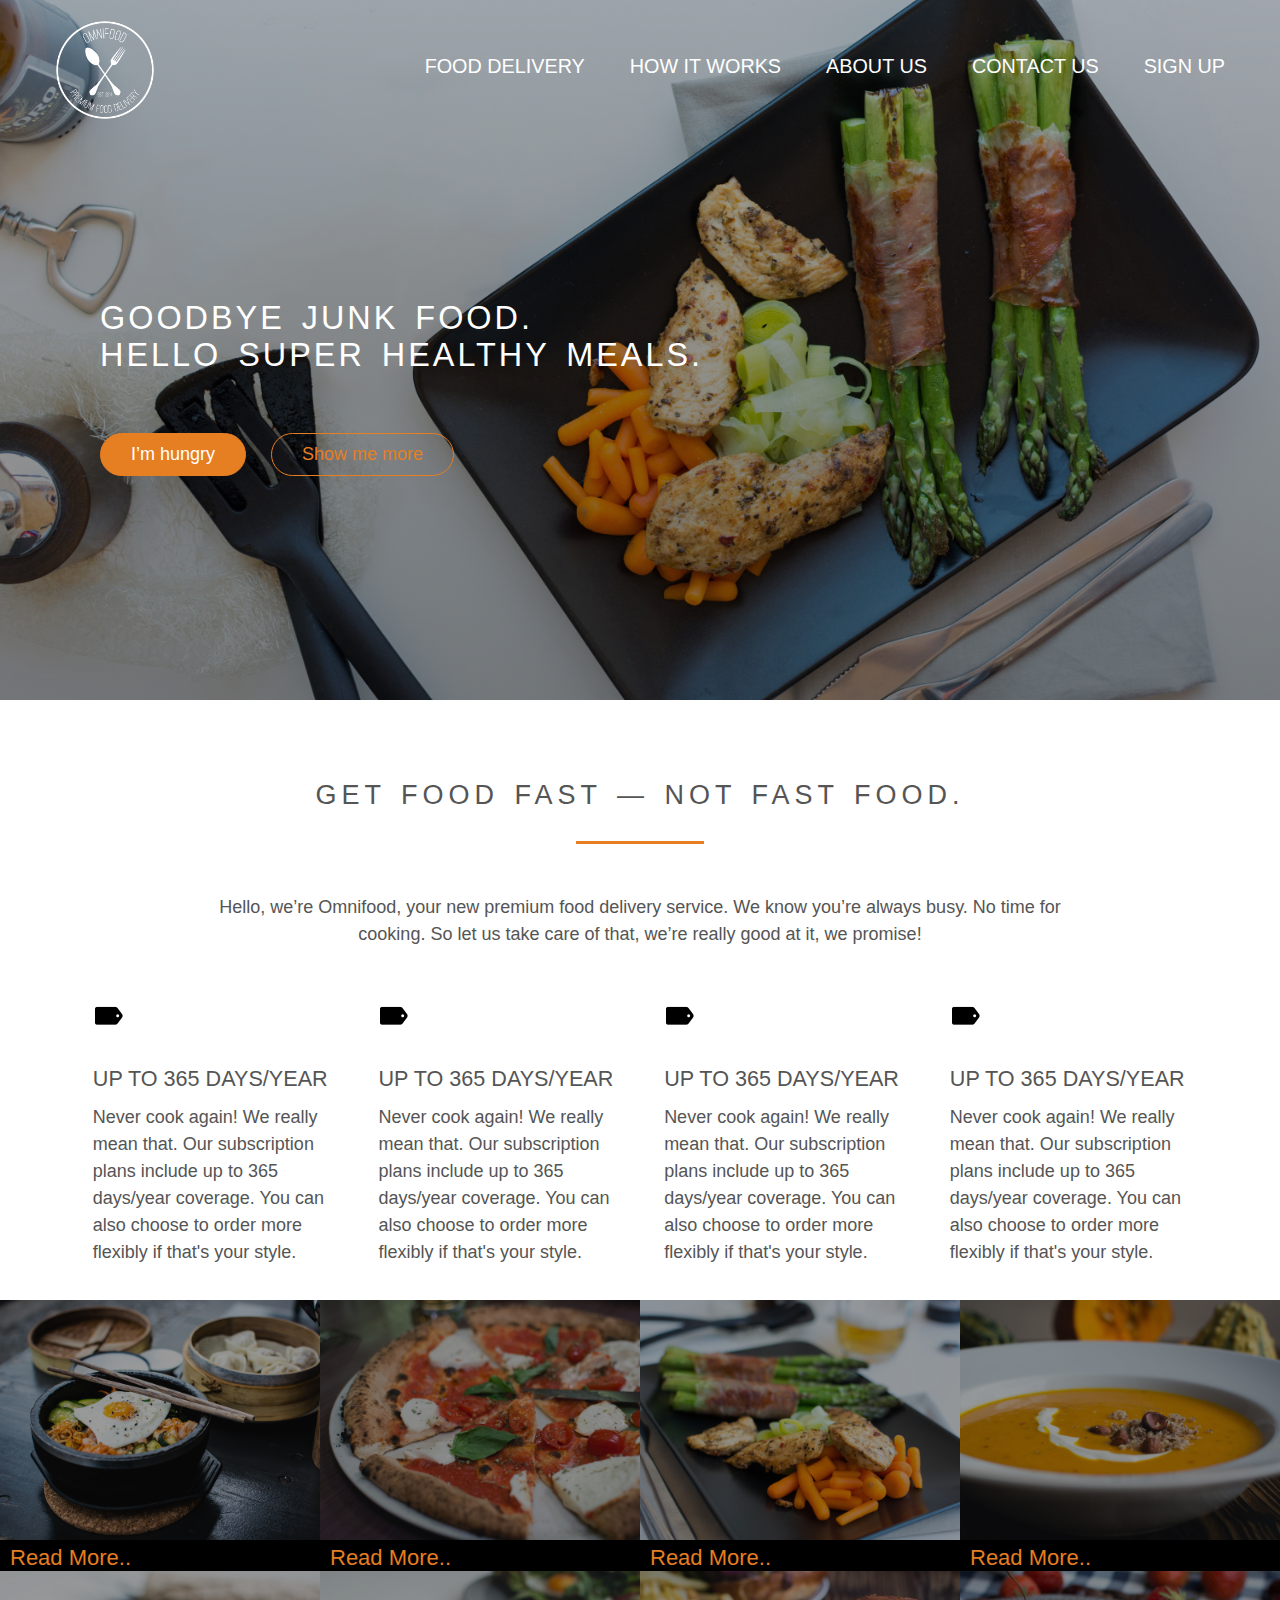
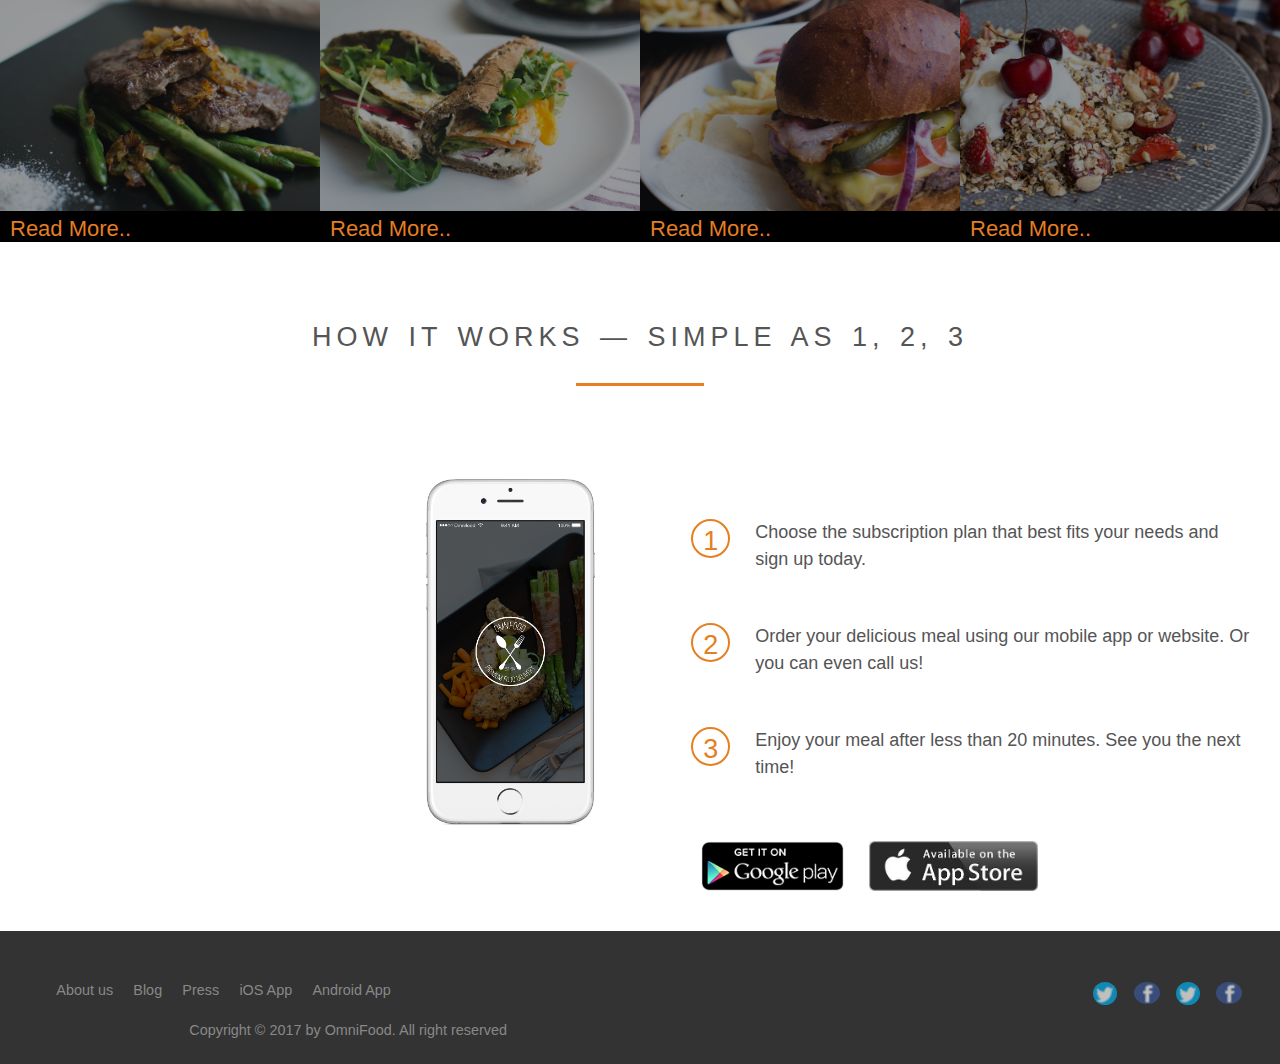
<file: index.html>
<!DOCTYPE html>
<html lang="en">

<head>
    <meta charset="UTF-8">

    <link rel="stylesheet" href="css/style.css">
    <link rel="stylesheet" href="https://fonts.googleapis.com/css?family=Source+Sans+Pro:200">

    <title>Document</title>
</head>

<body>

    <!-- Start Of Header Section -->
    <div id="headersec">
     
        <nav class="row">
            <img src="images/logo-white.png" alt="omnifood Logo" class="logo">
            <ul class="main-nav">
                <li><a href="#">Food delivery</a></li>
                <li><a href="showMeMore.html">How it works</a></li>
                <li><a href="about.html">About Us</a></li>

                <li><a href="mailto:admin@gmail.com&subject=message from&body=Leave your message..!">Contact Us</a></li>

                <li><a href="register.html">Sign up</a></li>
            </ul>
        </nav>
        
           <div class="hero-text-box">
            <h1>Goodbye junk food.<br>Hello super healthy meals.</h1>
            <a href="#" class="btn btn-full">I’m hungry</a>
            <a href="showMeMore.html" class="btn btn-ghost">Show me more</a>
        </div>

    </div>
    <!-- End Of Header Section -->



    <!-- Start Of section-features -->
    <div class="section-features">
        <div class="row">
            <h2>Get food fast &mdash; not fast food.</h2>
            <p class="long-copy">
                Hello, we’re Omnifood, your new premium food delivery service. We know you’re always busy. No time for cooking. So let us take care of that, we’re really good at it, we promise!
            </p>
        </div>

        <div class="row container">
            <div class="box box-1-of-4">
                <i><img src="images/icons-img/icons2.png" alt="icon-2"></i>
                <h3>Up to 365 days/year</h3>
                <p>Never cook again! We really mean that. Our subscription plans include up to 365 days/year coverage. You can also choose to order more flexibly if that's your style.</p>
            </div>

            <div class="box box-1-of-4">
                <i><img src="images/icons-img/icons2.png" alt="icon-2"></i>
                <h3>Up to 365 days/year</h3>
                <p>Never cook again! We really mean that. Our subscription plans include up to 365 days/year coverage. You can also choose to order more flexibly if that's your style.</p>
            </div>

            <div class="box box-1-of-4">
                <i><img src="images/icons-img/icons2.png" alt="icon-2"></i>
                <h3>Up to 365 days/year</h3>
                <p>Never cook again! We really mean that. Our subscription plans include up to 365 days/year coverage. You can also choose to order more flexibly if that's your style.</p>
            </div>

            <div class="box box-1-of-4">
                <i><img src="images/icons-img/icons2.png" alt="icon-2"></i>
                <h3>Up to 365 days/year</h3>
                <p>Never cook again! We really mean that. Our subscription plans include up to 365 days/year coverage. You can also choose to order more flexibly if that's your style.</p>
            </div>
        </div>
    </div>
    <!-- End Of section-features -->

    <!-- Start Of section-meals -->
<!--    <a name="meals" />-->

    <div id="meals">
        <ul class="meal-showcase clearfix">

            <li class="meal-photo">
                <img src="images/1.jpg" alt="Korean bibimbap with egg and vegetables">
                <a href="mealDetails.html">Read More..</a>
            </li>
            <li class="meal-photo">
                <img src="images/2.jpg" alt="Simple italian pizza with cherry tomatoes">
                <a href="mealDetails.html">Read More..</a>
            </li>
            <li class="meal-photo">
                <img src="images/3.jpg" alt="Chicken breast steak with vegetables">
                <a href="mealDetails.html">Read More..</a>
            </li>
            <li class="meal-photo">
                <img src="images/4.jpg" alt="Autumn pumpkin soup">
                <a href="mealDetails.html">Read More..</a>
            </li>


            <li class="meal-photo">
                <img src="images/5.jpg" alt="Paleo beef steak with vegetables">
                <a href="mealDetails.html">Read More..</a>
            </li>
            <li class="meal-photo">
                <img src="images/6.jpg" alt="Healthy baguette with egg and vegetables">
                <a href="mealDetails.html">Read More..</a>
            </li>
            <li class="meal-photo">
                <img src="images/7.jpg" alt="Burger with cheddar and bacon">
                <a href="mealDetails.html">Read More..</a>
            </li>
            <li class="meal-photo">
                <img src="images/8.jpg" alt="Granola with cherries and strawberries">
                <a href="mealDetails.html">Read More..</a>
            </li>
        </ul>
    </div>
    <!-- End Of section-meals -->



    <!-- Start Of section-steps -->
    <div class="section-steps">
        <h2>How it works &mdash; Simple as 1, 2, 3</h2>

        <div class="row">
            <div class="box box-1-of-2 step-box">
                <img src="images/app-iPhone.png" alt="OmniFood app on iphone" class="app-screen">
            </div>

            <div class="box box-1-of-2 step-box margin-bottom-80">
                <div class="clearfix work-steps">
                    <div>1</div>
                    <p>Choose the subscription plan that best fits your needs and sign up today.</p>
                </div>

                <div class="clearfix work-steps">
                    <div>2</div>
                    <p>Order your delicious meal using our mobile app or website. Or you can even call us!</p>
                </div>

                <div class="clearfix work-steps">
                    <div>3</div>
                    <p>Enjoy your meal after less than 20 minutes. See you the next time!</p>
                </div>

                <div class="btn-app">
                    <a href="#"><img src="images/download-app-android.png" alt="Play Store btn"></a>
                    <a href="#"><img src="images/download-app.jpeg" alt="App Store btn"></a>
                </div>

            </div>

        </div>
    </div>
    <!-- End Of section-steps -->



    <!-- Start Of Footer -->
    <div id="footersec" class="row">
        <div class="box box-1-of-2 footer-nav">
            <ul>
                <li><a href="about.html">About us</a></li>
                <li><a href="#">Blog</a></li>
                <li><a href="#">Press</a></li>
                <li><a href="#">iOS App</a></li>
                <li><a href="#">Android App</a></li>
            </ul>
        </div>

        <div class="box box-1-of-2 social-nav">
            <ul>

                <li><a href="#"><i><img class="round-icon" src="images/icons-img/facebook.PNG" alt="facebook"></i></a></li>
                <li><a href="#"><i><img class="round-icon" src="images/icons-img/twitter.PNG" alt="twitter"></i></a></li>
                <li><a href="#"><i><img class="round-icon" src="images/icons-img/facebook.PNG" alt="facebook"></i></a></li>
                <li><a href="#"><i><img class="round-icon" src="images/icons-img/twitter.PNG" alt="twitter"></i></a></li>
            </ul>
        </div>

        <p>Copyright &copy; 2017 by OmniFood. All right reserved</p>
    </div>
    <!-- End Of Footer -->

</body>

</html>
</file>
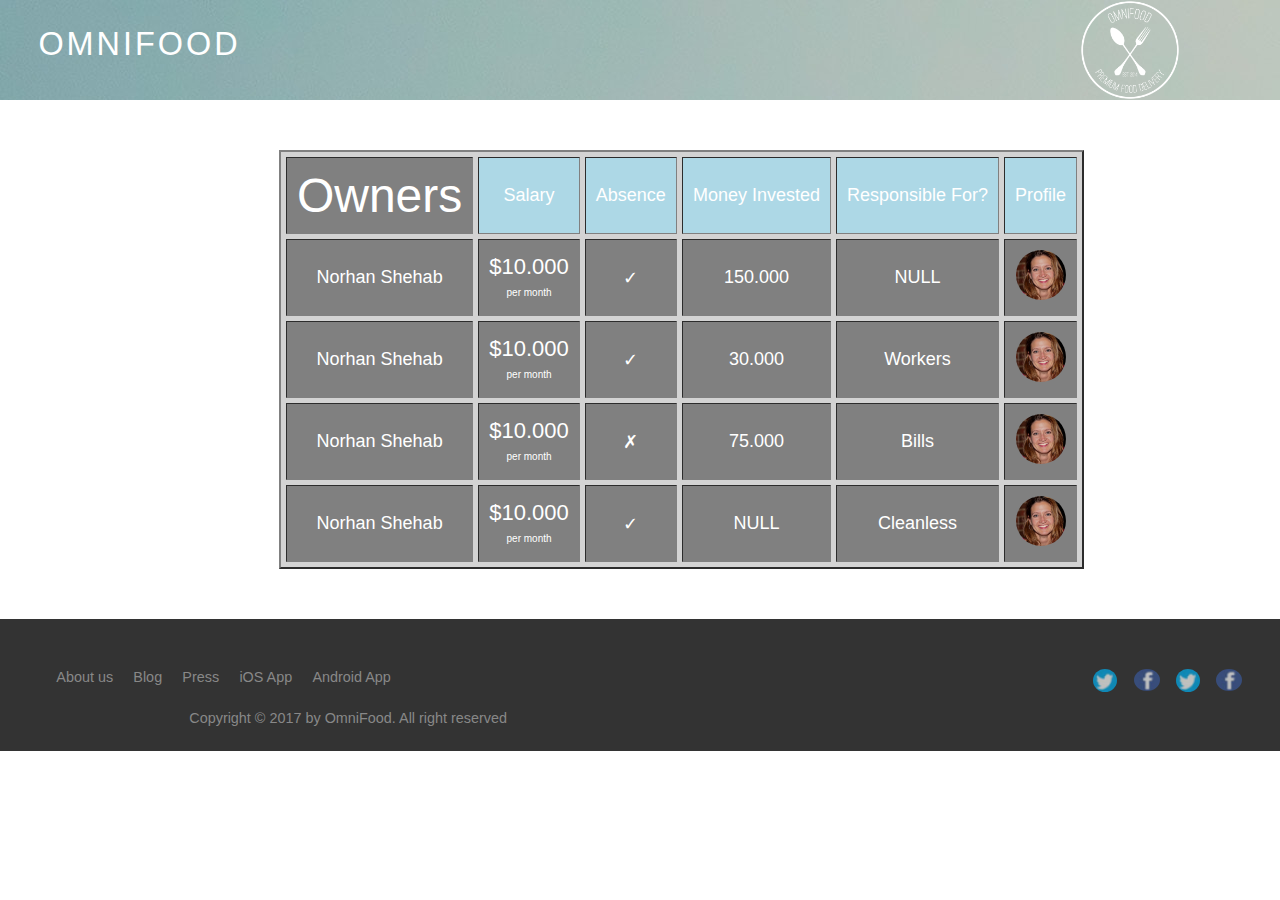
<file: about.html>
<!DOCTYPE html>
<html lang="en">
<head>
    <meta charset="UTF-8">
    <title>More Details</title>
    <link rel="stylesheet" href="css/style.css">
    <link rel="stylesheet" href="css/mealDetailsStyle.css">
    <link rel="stylesheet" href="css/aboutStyle.css">
</head>
<body>
   
   <div class="mealHeader">
        <img src="images/logo-white.png" alt="" class="pop"/>
        <a href="index.html"><h1>OmniFood</h1></a>
    </div>
    
    

       <table class="infoTable" bgcolor="lightgray" cellspacing="5" cellpading="20" border="2">
			

			<tr align="center" bgcolor="gray">

				<th rowspan="1"><font size="7" >Owners</font></th>
				
				<th color="white" bgcolor="lightblue">Salary</th>
				<th bgcolor="lightblue">Absence</th>
				<th bgcolor="lightblue">Money Invested</th>
				<th bgcolor="lightblue">Responsible For?</th>
				<th bgcolor="lightblue">Profile</th>



			</tr>

<!--
			<tr align="center" bgcolor="#000">
				<td><font color="lightblue" size="6">$10</font><br><font size="1" color="white">per month</font></td>
				
				<td><font color="lightblue" size="6">$10</font><br><font size="1" color="white">per month</font></td>
				
				<td><font color="lightblue" size="6">$10</font><br><font size="1" color="white">per month</font></td>
				
				<td><font color="lightblue" size="6">$10</font><br><font size="1" color="white">per month</font></td>
				
			</tr>
-->

			<tr align="center" bgcolor="gray">
				<th><font color="#fff">Norhan Shehab</font></th>
                        <td>
                            <p class="salary">$10.000</p>
                            <font size="1" color="white">per month</font>
                        </td>               		 	
                        <td><font color="#fff">&check;</font></td>
                		<td><font color="#fff">150.000</font></td>
                		<td><font color="#fff">NULL</font></td>
                		<td><img class="profile" src="images/customer-2.jpg" alt=""></td>
			</tr>



			<tr align="center" bgcolor="gray">
				<th><font color="#fff">Norhan Shehab</font></th>
                		<td>
                            <p class="salary">$10.000</p>
                            <font size="1" color="white">per month</font>
                        </td>
               		 	<td><font color="#fff">&check;</font></td>
                		<td><font color="#fff">30.000</font></td>
                		<td><font color="#fff">Workers</font></td>
                        <td><img class="profile" src="images/customer-2.jpg" alt=""></td>

			</tr>

			<tr align="center" bgcolor="gray">
				<th><font color="#fff">Norhan Shehab</font></th>
                		<td>
                            <p class="salary">$10.000</p>
                            <font size="1" color="white">per month</font>
                        </td>
               		 	<td><font color="#fff">&cross;</font></td>
                		<td><font color="#fff">75.000</font></td>
                		<td><font color="#fff">Bills</font></td>
                		<td><img class="profile" src="images/customer-2.jpg" alt=""></td>
			</tr>



			<tr align="center" bgcolor="gray">
				<th><font color="#fff">Norhan Shehab</font></th>
                        <td>
                            <p class="salary">$10.000</p>
                            <font size="1" color="white">per month</font>
                        </td>                		
                        <td>&check;</td>
                		<td>NULL</td>
                		<td>Cleanless</td>
                		<td><img class="profile" src="images/customer-2.jpg" alt=""></td>
			</tr>

 
          


		</table>

    

   
   
      
    <!-- Start Of Footer -->
    <div id="footersec" class="row">
        <div class="box box-1-of-2 footer-nav">
            <ul>
                <li><a href="about.html">About us</a></li>
                <li><a href="#">Blog</a></li>
                <li><a href="#">Press</a></li>
                <li><a href="#">iOS App</a></li>
                <li><a href="#">Android App</a></li>
            </ul>
        </div>
        
        <div class="box box-1-of-2 social-nav">
            <ul>
                
                <li><a href="#"><i><img class="round-icon" src="images/icons-img/facebook.PNG" alt="facebook"></i></a></li>
                <li><a href="#"><i><img class="round-icon" src="images/icons-img/twitter.PNG" alt="twitter"></i></a></li>
                <li><a href="#"><i><img class="round-icon" src="images/icons-img/facebook.PNG" alt="facebook"></i></a></li>
                <li><a href="#"><i><img class="round-icon" src="images/icons-img/twitter.PNG" alt="twitter"></i></a></li>
            </ul>
        </div>
        
        <p>Copyright &copy; 2017 by OmniFood. All right reserved</p>
    </div>
    <!-- End Of Footer -->

    
</body>
</html>
</file>
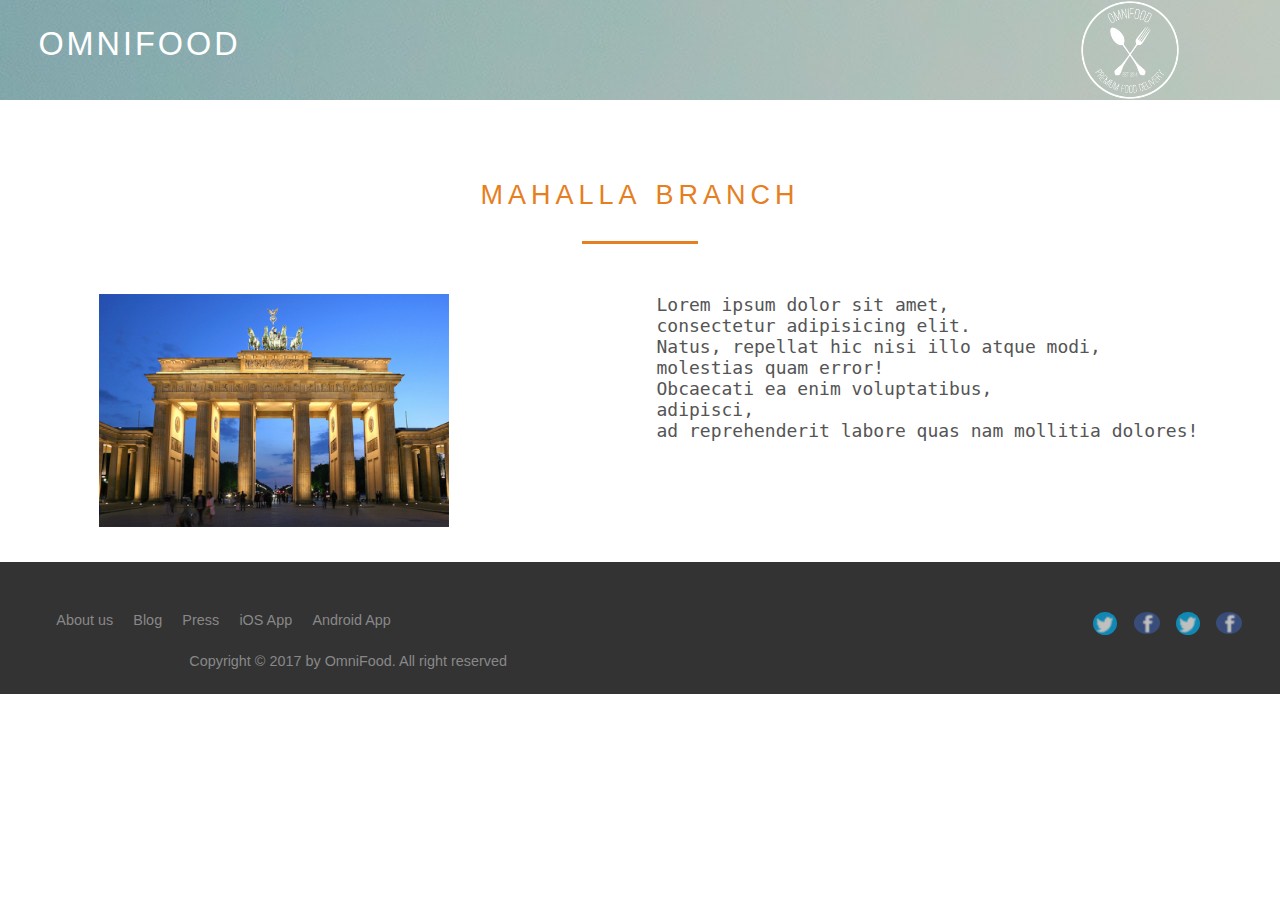
<file: mahallaBranch.html>
<!DOCTYPE html>
<html lang="en">
<head>
    <meta charset="UTF-8">
    <title>More Details</title>
    <link rel="stylesheet" href="css/style.css">
    <link rel="stylesheet" href="css/mealDetailsStyle.css">
</head>
<body>
   
   <div class="mealHeader">
        <img src="images/logo-white.png" alt="" class="pop"/>
        <a href="index.html"><h1>OmniFood</h1></a>
    </div>
    
    
    <div class="container">

       
        <div class="place">
            <h2><a href="mealDetails.html#map">Mahalla Branch</a></h2>
            <img src="images/berlin.jpg" alt="">
            <p>
               <pre>
                Lorem ipsum dolor sit amet,
                consectetur adipisicing elit.
                Natus, repellat hic nisi illo atque modi,
                molestias quam error!
                Obcaecati ea enim voluptatibus,
                adipisci,
                ad reprehenderit labore quas nam mollitia dolores!
                </pre>
            </p>
        </div>


    </div>
    

   
   
      
    <!-- Start Of Footer -->
    <div id="footersec" class="row">
        <div class="box box-1-of-2 footer-nav">
            <ul>
                <li><a href="about.html">About us</a></li>
                <li><a href="#">Blog</a></li>
                <li><a href="#">Press</a></li>
                <li><a href="#">iOS App</a></li>
                <li><a href="#">Android App</a></li>
            </ul>
        </div>
        
        <div class="box box-1-of-2 social-nav">
            <ul>
                
                <li><a href="#"><i><img class="round-icon" src="images/icons-img/facebook.PNG" alt="facebook"></i></a></li>
                <li><a href="#"><i><img class="round-icon" src="images/icons-img/twitter.PNG" alt="twitter"></i></a></li>
                <li><a href="#"><i><img class="round-icon" src="images/icons-img/facebook.PNG" alt="facebook"></i></a></li>
                <li><a href="#"><i><img class="round-icon" src="images/icons-img/twitter.PNG" alt="twitter"></i></a></li>
            </ul>
        </div>
        
        <p>Copyright &copy; 2017 by OmniFood. All right reserved</p>
    </div>
    <!-- End Of Footer -->

    
</body>
</html>
</file>
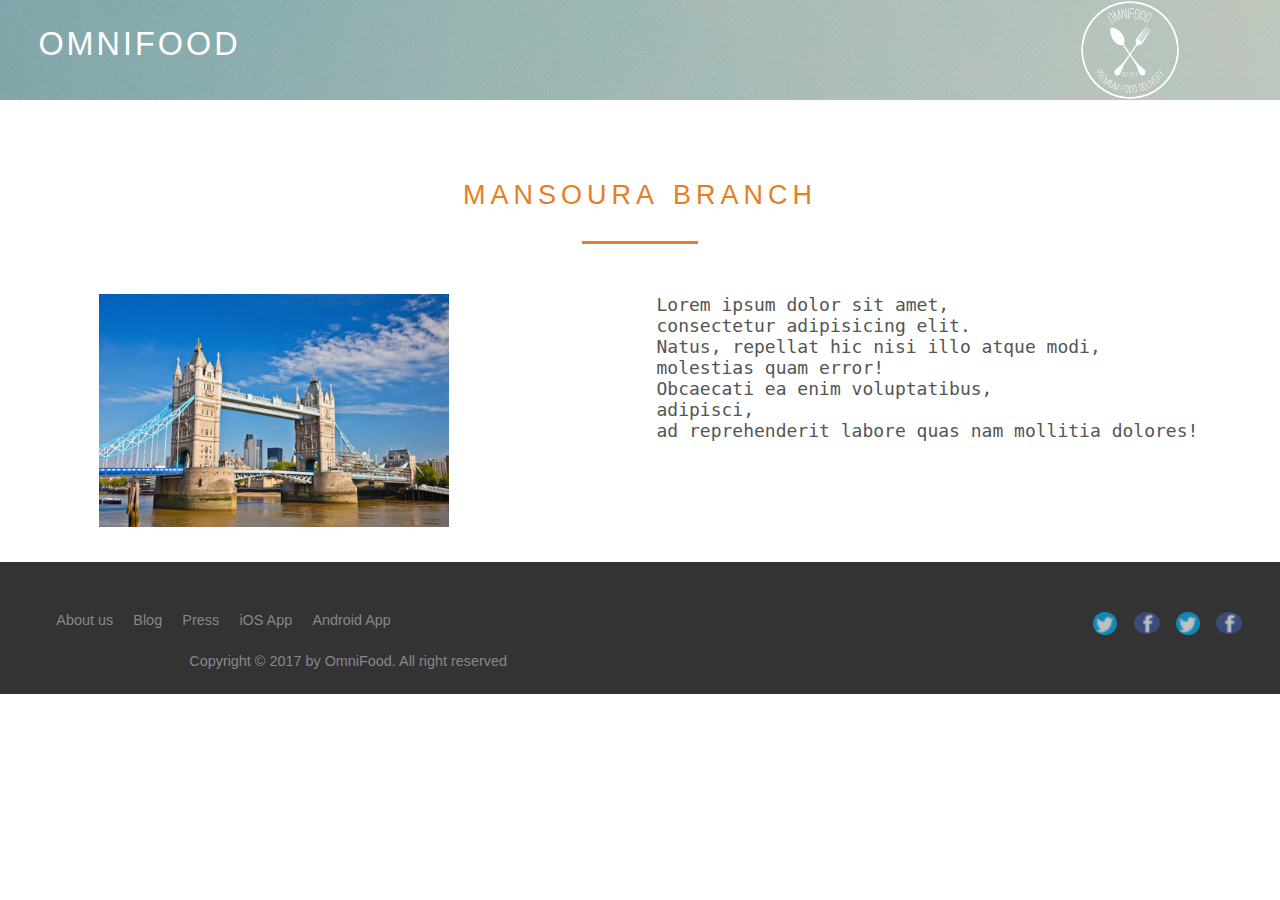
<file: mansBranch.html>
<!DOCTYPE html>
<html lang="en">
<head>
    <meta charset="UTF-8">
    <title>More Details</title>
    <link rel="stylesheet" href="css/style.css">
    <link rel="stylesheet" href="css/mealDetailsStyle.css">
</head>
<body>
   
   <div class="mealHeader">
        <img src="images/logo-white.png" alt="" class="pop"/>
        <a href="index.html"><h1>OmniFood</h1></a>
    </div>
    
    
    <div class="container">

       
        <div class="place">
            <h2><a href="mealDetails.html#map">Mansoura Branch</a></h2>
            <img src="images/london.jpg" alt="">
            <p>
               <pre>
                Lorem ipsum dolor sit amet,
                consectetur adipisicing elit.
                Natus, repellat hic nisi illo atque modi,
                molestias quam error!
                Obcaecati ea enim voluptatibus,
                adipisci,
                ad reprehenderit labore quas nam mollitia dolores!
                </pre>
            </p>
        </div>


    </div>
    

   
   
      
    <!-- Start Of Footer -->
    <div id="footersec" class="row">
        <div class="box box-1-of-2 footer-nav">
            <ul>
                <li><a href="about.html">About us</a></li>
                <li><a href="#">Blog</a></li>
                <li><a href="#">Press</a></li>
                <li><a href="#">iOS App</a></li>
                <li><a href="#">Android App</a></li>
            </ul>
        </div>
        
        <div class="box box-1-of-2 social-nav">
            <ul>
                
                <li><a href="#"><i><img class="round-icon" src="images/icons-img/facebook.PNG" alt="facebook"></i></a></li>
                <li><a href="#"><i><img class="round-icon" src="images/icons-img/twitter.PNG" alt="twitter"></i></a></li>
                <li><a href="#"><i><img class="round-icon" src="images/icons-img/facebook.PNG" alt="facebook"></i></a></li>
                <li><a href="#"><i><img class="round-icon" src="images/icons-img/twitter.PNG" alt="twitter"></i></a></li>
            </ul>
        </div>
        
        <p>Copyright &copy; 2017 by OmniFood. All right reserved</p>
    </div>
    <!-- End Of Footer -->

    
</body>
</html>
</file>
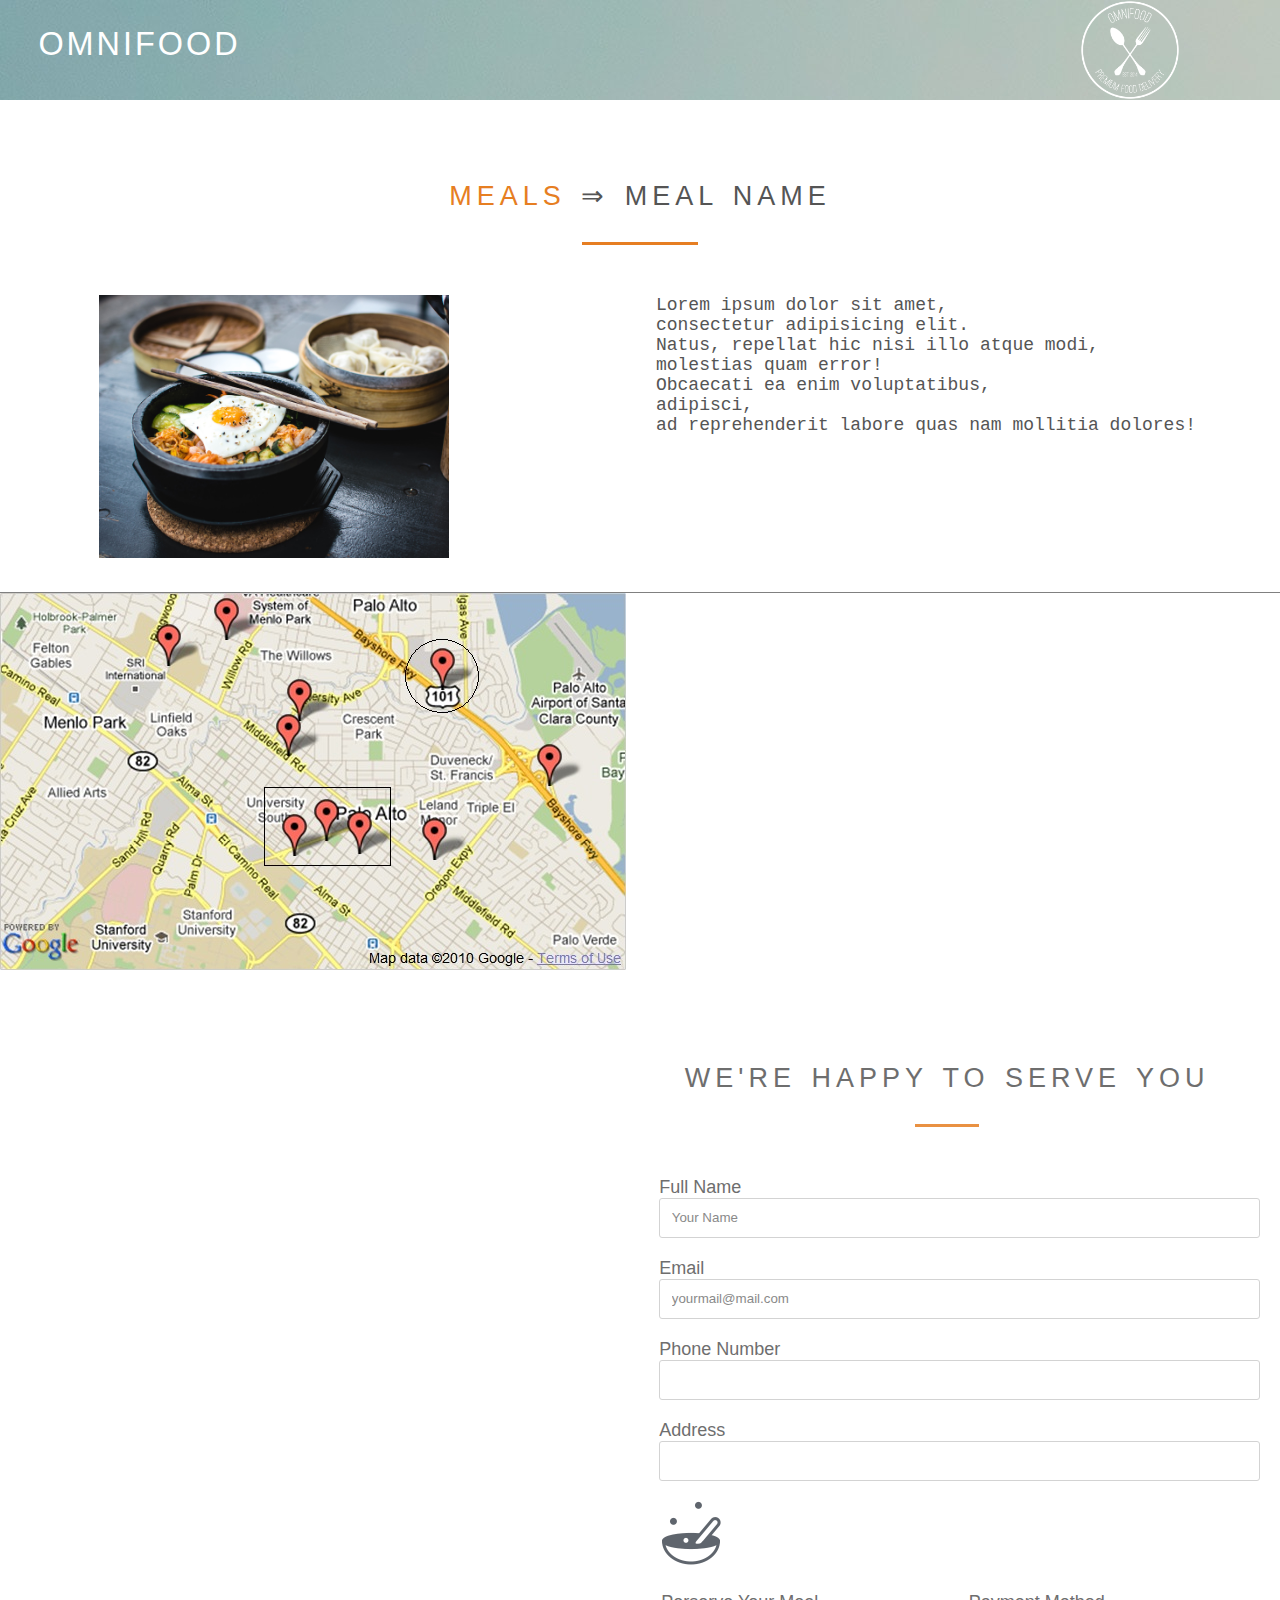
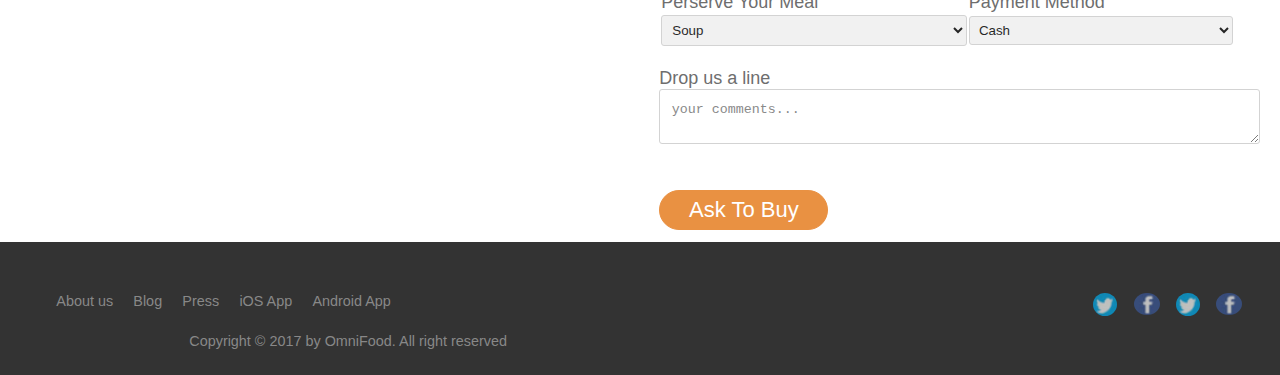
<file: mealDetails.html>
<!DOCTYPE html>
<html lang="en">
<head>
    <meta charset="UTF-8">
    <title>More Details</title>
    <link rel="stylesheet" href="css/style.css">
    <link rel="stylesheet" href="css/mealDetailsStyle.css">
</head>
<body>
   
   <div class="mealHeader">
        <img src="images/logo-white.png" alt="" class="pop"/>
        <a href="index.html"><h1>OmniFood</h1></a>
    </div>
    
    
    <div class="container">

       
        <div class="place">
            <h2><a href="index.html#meals">Meals</a> &rArr; Meal Name</h2>
            <img src="images/1.jpg" alt="">
            <p>
               <pre>
                Lorem ipsum dolor sit amet,
                consectetur adipisicing elit.
                Natus, repellat hic nisi illo atque modi,
                molestias quam error!
                Obcaecati ea enim voluptatibus,
                adipisci,
                ad reprehenderit labore quas nam mollitia dolores!
                </pre>
            </p>
        </div>


    </div>
    

    <!-- Start Of section-Form -->
    <div class="row section-form">
               
               
<!--        <a name="map"/>-->
        
        <img class="map-pic" src="images/map.jpg" usemap="#mymap" alt="map">
		<map name="mymap">
			<area shape="circle" coords="442, 82, 10"  href="mahallaBranch.html" target="_self" alt="Mahalla Branch" title="Mahalla Branch">

			<area shape="rect" coords="270,200 , 375,260" href="mansBranch.html" target="_self" alt="Mansura Branches" title="Mansura Branches">
		</map>
        
        
        

        <div class="box box-1-of-2 right-section">
            <h2>We're happy to Serve you</h2>

            <form method="GET" action="mailto:admin@gmail.com&subject=buy request from +username" class="row contact-form">
                <div class="row">
                    <div>Full Name</div>
                    <input type="text" name="username" placeholder="Your Name" required>
                </div>

                <div class="row">
                    <div>Email</div>
                    <input type="email" name="email" placeholder="yourmail@mail.com" required>
                </div>
                   
                   
                <div class="row">
                    <div>Phone Number</div>
                    <input type="text" name="phoneNum" required>
                </div>

            
                <div class="row">
                    <div>Address</div>
                    <input type="text" name="address" required>
                </div>
            
				
				<tr>
					<td colspan="2"><img class="margin-bottom-20" src="images/icons-img/icons3.png"></td>
				</tr>


				<tr>
					<td>

						<table width="100%">
							<tr>
				
								<td>Perserve Your Meal</td>
								
								<td>Payment Method</td>
							</tr>


							<tr>
								<td>
									<select name="Meal">
										<option value="Soup"/>Soup
										<option value="Burger"/>Burger
										<option value="Ma7shy"/>Ma7shy
									</select>
								</td>
				
								<td>
									
									<select name="paymentWay">
										<option value="cash"/>Cash
										<option value="online"/>Online
										<option value="credit"/>Credit
									</select>
								
								</td>
								
							</tr>

						</table>
					</td>	
					
				</tr>
               
               
               <div class="row">
                    <div>Drop us a line</div>
                    <textarea name="comment" placeholder="your comments..."></textarea>
                </div>
                
                <div class="row">
                    <div>&nbsp;</div>
                    <input type="submit" value="Ask To Buy">
<!--
                    
                    <a href="mailto:admin@gmail.com&subject=buy request from&body=address, mail, tel. number, comments">Ask To Buy</a>
-->

                </div>
            </form>

        </div>

    </div>
    <!-- End Of section-Form -->

   
   
   
   
      
    <!-- Start Of Footer -->
    <div id="footersec" class="row">
        <div class="box box-1-of-2 footer-nav">
            <ul>
                <li><a href="about.html">About us</a></li>
                <li><a href="#">Blog</a></li>
                <li><a href="#">Press</a></li>
                <li><a href="#">iOS App</a></li>
                <li><a href="#">Android App</a></li>
            </ul>
        </div>
        
        <div class="box box-1-of-2 social-nav">
            <ul>
                
                <li><a href="#"><i><img class="round-icon" src="images/icons-img/facebook.PNG" alt="facebook"></i></a></li>
                <li><a href="#"><i><img class="round-icon" src="images/icons-img/twitter.PNG" alt="twitter"></i></a></li>
                <li><a href="#"><i><img class="round-icon" src="images/icons-img/facebook.PNG" alt="facebook"></i></a></li>
                <li><a href="#"><i><img class="round-icon" src="images/icons-img/twitter.PNG" alt="twitter"></i></a></li>
            </ul>
        </div>
        
        <p>Copyright &copy; 2017 by OmniFood. All right reserved</p>
    </div>
    <!-- End Of Footer -->

    
</body>
</html>
</file>
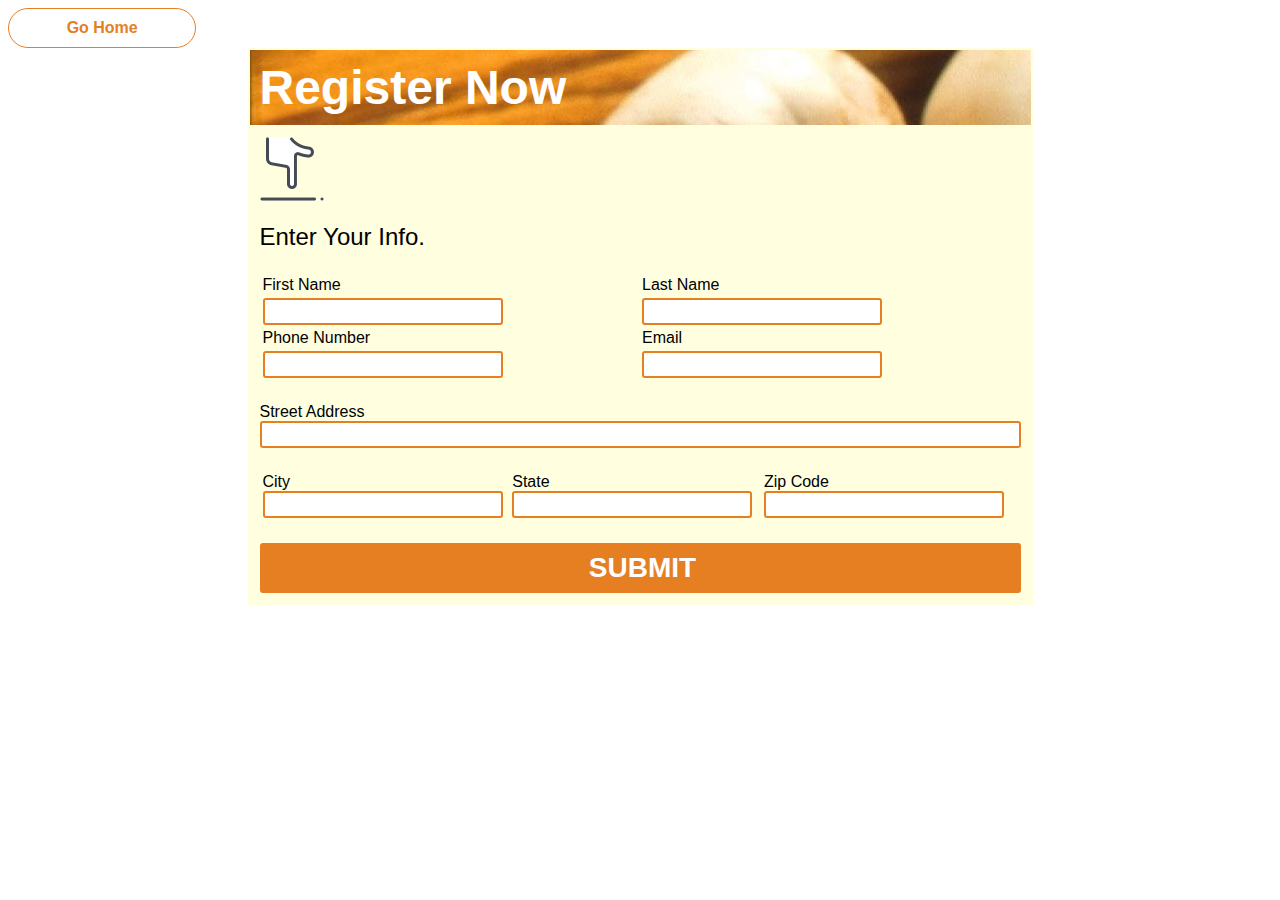
<file: register.html>
<html>
	<head>
		<title>Register Form</title>
		
		<link rel="stylesheet" href="css/registerStyle.css">
	</head>
	
	
	<body>
		<form method="post" action="server.html">
<a href="index.html">Go Home</a>
			<table bgcolor="lightyellow" cellspacing="2" cellpadding="10" width="500" align="center">
				
				<tr>
					<th  class="form-hero" colspan="2" align="left"><font color="#fff" size="7">Register Now</font></th>
				</tr>
		

				<tr>
					<td colspan="2"><img src="images/icons-img/icons4.png"></td>
				</tr>

				<tr>
					<td colspan="2"><font color="#000" size="5">Enter Your Info.</font></td>
				</tr>

				
				<tr>
					<td>

						<table width="100%">
							<tr>
				
								<td>First Name</td>
								
								<td>Last Name</td>
							</tr>


							<tr>
								<td><input type="text" name="Lname" size="20"/></td>
				
								<td><input type="text" name="Fname" size="20"/></td>
								
							</tr>



							<tr>
				
								<td>Phone Number</td>
								
								<td>Email</td>
							</tr>


							<tr>
								<td><input type="text" name="phoneNum" size="20"/></td>
				
								<td><input type="text" name="Email" size="20"/></td>
								
							</tr>

							

						</table>
					</td>	
					
				</tr>




				<tr>
					
					<td>Street Address <input type="text" name="streetAddr" size="70"/> </td>
				</tr>


				<tr>
					<td>

						<table width="100%">
							<tr>
				
								<td>City<input type="text" name="city" size="20"/></td>
								<td>State<input type="text" name="state" size="20"/></td>
								<td>Zip Code<input type="text" name="zipcode" size="20"/></td>
							
							
							</tr>

						</table>
					</td>	
					
				</tr>

	
				<tr><th><input type="submit" value="Submit"/></th>
				</tr>



				
			</table>

		</form>	


<pre>






</pre>

	</body>
</html>
</file>
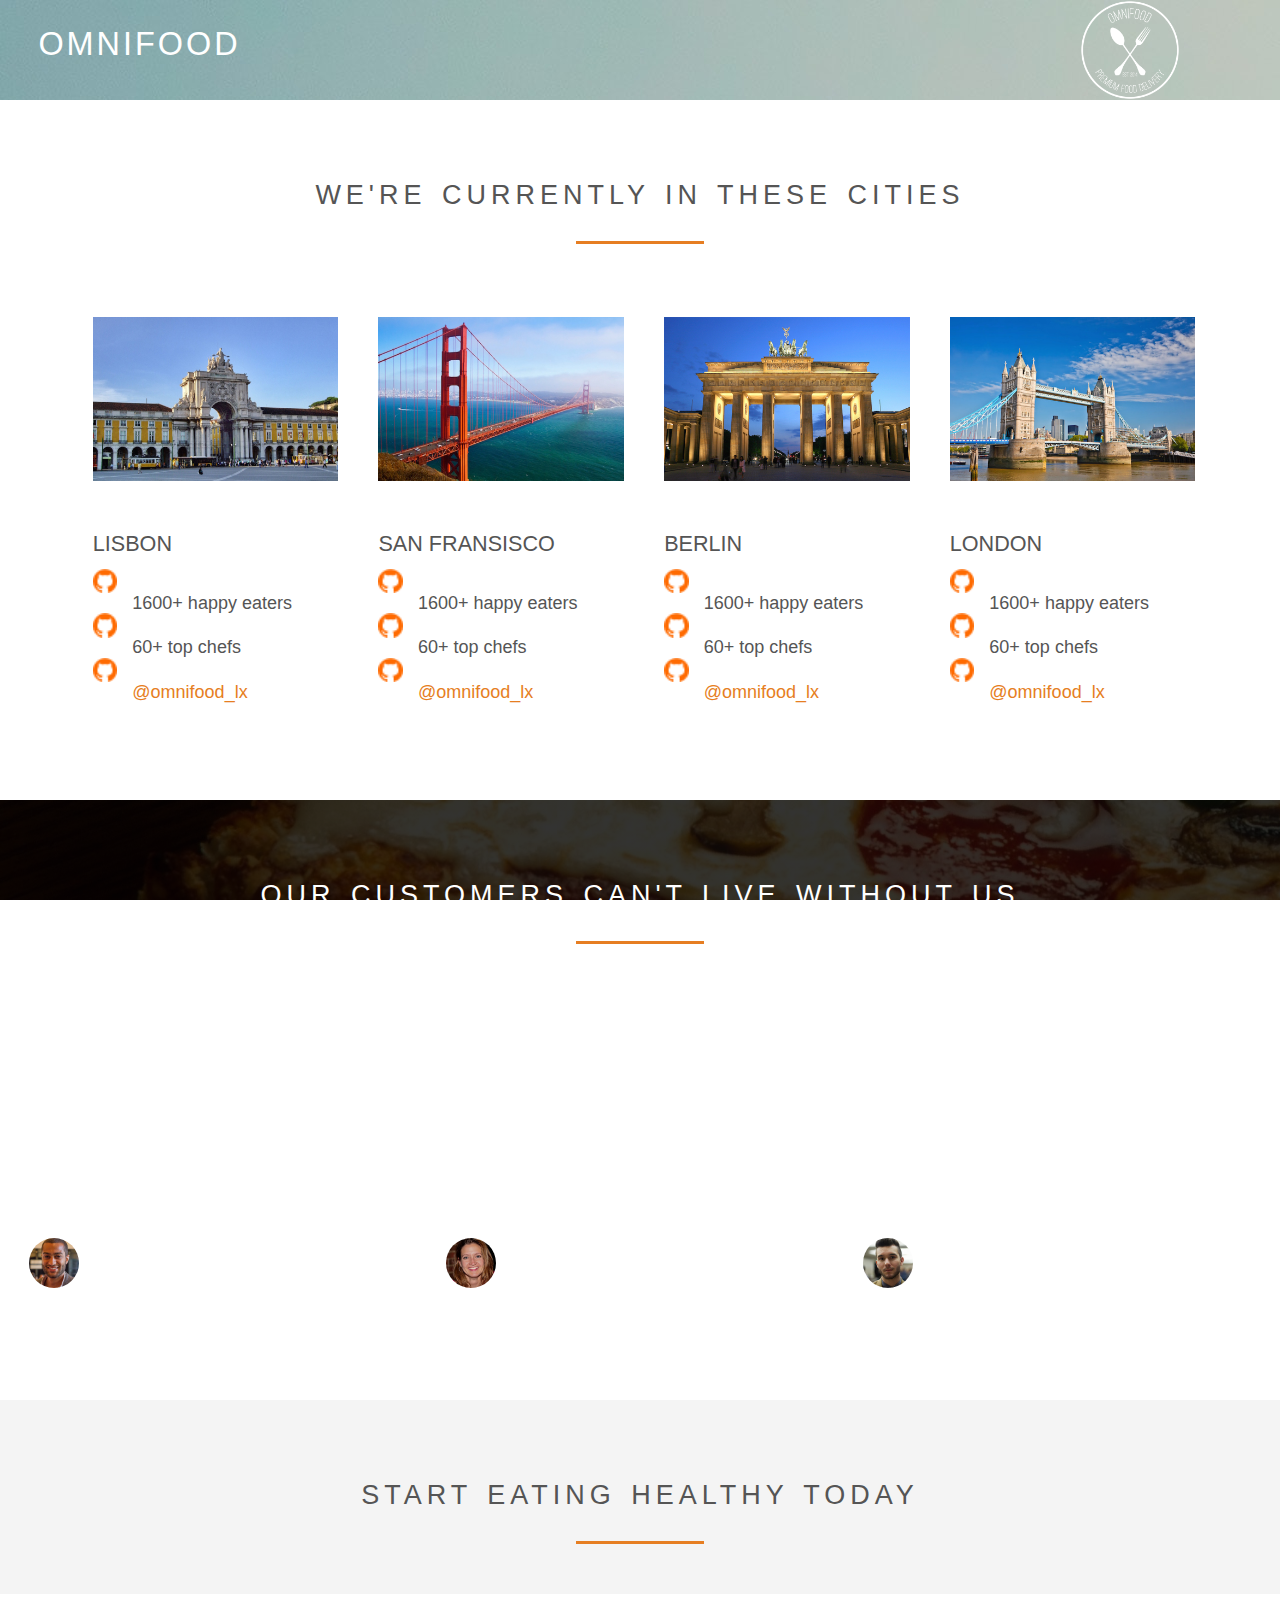
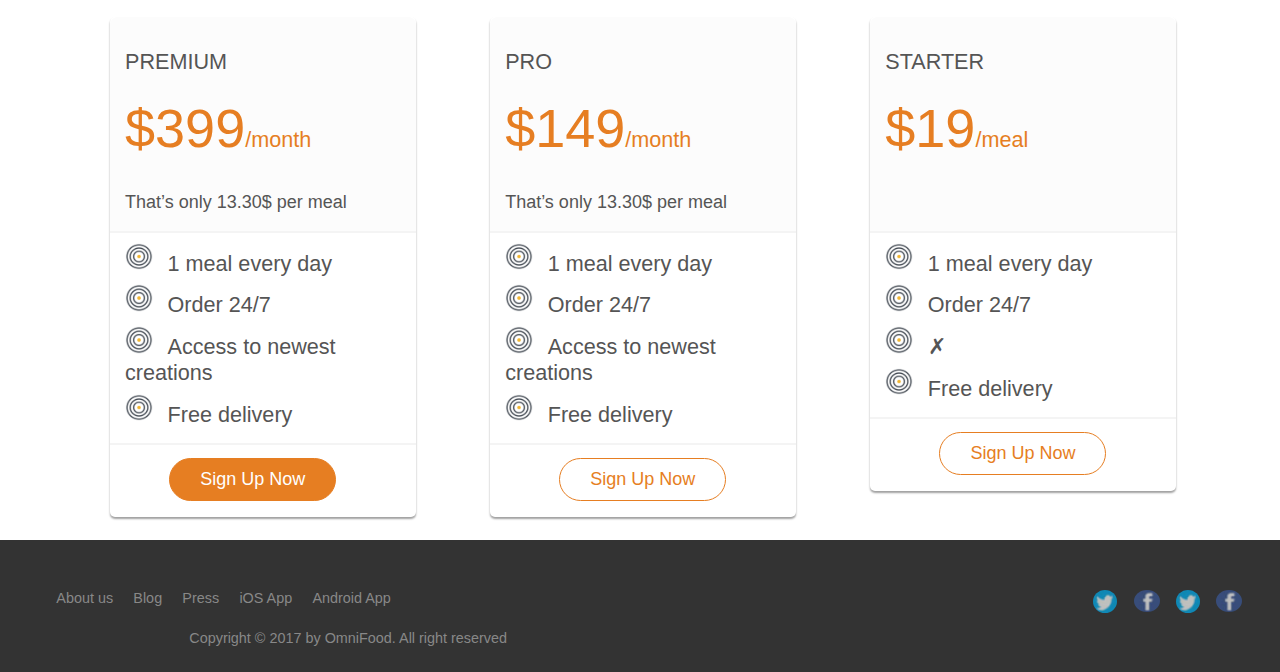
<file: showMeMore.html>
<!DOCTYPE html>
<html lang="en">
<head>
    <meta charset="UTF-8">
    <title>About Us</title>
    <link rel="stylesheet" href="css/mealDetailsStyle.css">

    <link rel="stylesheet" href="css/style.css">
</head>
<body>
   
   <div class="mealHeader">
        <img src="images/logo-white.png" alt="" class="pop"/>
        <a href="index.html"><h1>OmniFood</h1></a>
    </div>
    
    

   
    <!-- Start Of section-cities -->
    <div class="section-cities">
        <h2>We're currently in these cities</h2>

        <div class="container">
            <div class="box box-1-of-4 margin-bottom-80">
                <img src="images/lisbon-3.jpg" alt="Lisbon">
                <h3>Lisbon</h3>
                <div>
                    <i class="small-icon"><img src="images/icons-img/orangIcon.png" alt="icon-1"></i>1600+ happy eaters<br>

                    <i class="small-icon"><img src="images/icons-img/orangIcon.png" alt="icon-1"></i>60+ top chefs<br>

                    <i class="small-icon"><img src="images/icons-img/orangIcon.png" alt="icon-1"></i><a href="#">@omnifood_lx</a>
                </div>
            </div>

            <div class="box box-1-of-4 margin-bottom-80">
                <img src="images/san-francisco.jpg" alt="San Fransisco">
                <h3>San Fransisco</h3>
                <div>
                    <i class="small-icon"><img src="images/icons-img/orangIcon.png" alt="icon-1"></i>1600+ happy eaters<br>

                    <i class="small-icon"><img src="images/icons-img/orangIcon.png" alt="icon-1"></i>60+ top chefs<br>

                    <i class="small-icon"><img src="images/icons-img/orangIcon.png" alt="icon-1"></i><a href="#">@omnifood_lx</a>
                </div>
            </div>

            <div class="box box-1-of-4 margin-bottom-80">
                <img src="images/berlin.jpg" alt="Berlin">
                <h3>Berlin</h3>
                <div>
                    <i class="small-icon"><img src="images/icons-img/orangIcon.png" alt="icon-1"></i>1600+ happy eaters<br>

                    <i class="small-icon"><img src="images/icons-img/orangIcon.png" alt="icon-1"></i>60+ top chefs<br>

                    <i class="small-icon"><img src="images/icons-img/orangIcon.png" alt="icon-1"></i><a href="#">@omnifood_lx</a>
                </div>
            </div>

            <div class="box box-1-of-4 margin-bottom-80">
                <img src="images/london.jpg" alt="London">
                <h3>London</h3>
                <div>
                    <i class="small-icon"><img src="images/icons-img/orangIcon.png" alt="icon-1"></i>1600+ happy eaters<br>

                    <i class="small-icon"><img src="images/icons-img/orangIcon.png" alt="icon-1"></i>60+ top chefs<br>

                    <i class="small-icon"><img src="images/icons-img/orangIcon.png" alt="icon-1"></i><a href="#">@omnifood_lx</a>
                </div>
            </div>

        </div>
    </div>
    <!-- End Of section-cities -->
    
    

    <!-- Start Of testimonials -->
    <div class="testimonials">
        <h2>Our customers can't live without us</h2>
        <div class="row">

            <div class="box box-1-of-3">
                <div class="quote">
                    Omnifood is just awesome! I just launched a startup which leaves me with no time for cooking, so Omnifood is a life-saver. Now that I got used to it, I couldn't live without my daily meals!
                    <p><img src="images/customer-1.jpg" alt="customer pic">Alberto Duncan</p>
                </div>
            </div>

            <div class="box box-1-of-3">
                <div class="quote">
                    Omnifood is just awesome! I just launched a startup which leaves me with no time for cooking, so Omnifood is a life-saver. Now that I got used to it, I couldn't live without my daily meals!
                    <p><img src="images/customer-2.jpg" alt="customer pic">Joana Silva</p>
                </div>
            </div>

            
            <div class="box box-1-of-3">
                <div class="quote">
                    Omnifood is just awesome! I just launched a startup which leaves me with no time for cooking, so Omnifood is a life-saver. Now that I got used to it, I couldn't live without my daily meals!
                    <p><img src="images/customer-3.jpg" alt="customer pic">Milton Chapman</p>
                </div>
            </div>

        </div>
    </div>
    <!-- End Of testimonials -->
    
    
     


    <!-- Start Of section-plans -->
    <div class="section-plans">
        <h2>Start eating healthy today</h2>
        <div class="row container">
            <div class="box box-1-of-3 margin-bottom-80">
                <div class="plan-box">
                    <div>
                        <h3>Premium</h3>
                        <p class="plan-price">$399<span>/month</span></p>
                        <p>That’s only 13.30$ per meal</p>
                    </div>
                    <div>
                        <ul>
                            <li><i><img class="small-icon" src="images/icons-img/icons5.png" alt="icon-5"></i>1 meal every day</li>
                            <li><i><img class="small-icon" src="images/icons-img/icons5.png" alt="icon-5"></i>Order 24/7</li>
                            <li><i><img class="small-icon" src="images/icons-img/icons5.png" alt="icon-5"></i>Access to newest creations</li>
                            <li><i><img class="small-icon" src="images/icons-img/icons5.png" alt="icon-5"></i>Free delivery</li>
                        </ul>
                    </div>
                    <div>
                        <a href="register.html" class="btn btn-full">Sign Up Now</a>
                    </div>
                </div>

            </div>

            <div class="box box-1-of-3 margin-bottom-80">
                <div class="plan-box">
                    <div>
                        <h3>Pro</h3>
                        <p class="plan-price">$149<span>/month</span></p>
                        <p>That’s only 13.30$ per meal</p>
                    </div>
                    <div>
                        <ul>
                            <li><i><img class="small-icon" src="images/icons-img/icons5.png" alt="icon-5"></i>1 meal every day</li>
                            <li><i><img class="small-icon" src="images/icons-img/icons5.png" alt="icon-5"></i>Order 24/7</li>
                            <li><i><img class="small-icon" src="images/icons-img/icons5.png" alt="icon-5"></i>Access to newest creations</li>
                            <li><i><img class="small-icon" src="images/icons-img/icons5.png" alt="icon-5"></i>Free delivery</li>
                        </ul>
                    </div>
                    <div>
                        <a href="register.html" class="btn btn-ghost">Sign Up Now</a>
                    </div>
                </div>
            </div>

            <div class="box box-1-of-3 margin-bottom-80">
                <div class="plan-box">
                    <div>
                        <h3>Starter</h3>
                        <p class="plan-price">$19<span>/meal</span></p>
                        <p>&nbsp;</p>
                        <!--void-->
                    </div>
                    <div>
                        <ul>
                            <li><i><img class="small-icon" src="images/icons-img/icons5.png" alt="icon-5"></i>1 meal every day</li>
                            <li><i><img class="small-icon" src="images/icons-img/icons5.png" alt="icon-5"></i>Order 24/7</li>
                            <li><i><img class="small-icon" src="images/icons-img/icons5.png" alt="icon-5"></i>&cross;</li>
                            <li><i><img class="small-icon" src="images/icons-img/icons5.png" alt="icon-5"></i>Free delivery</li>
                        </ul>
                    </div>
                    <div>
                        <a href="register.html" class="btn btn-ghost">Sign Up Now</a>
                    </div>
                </div>
            </div>

        </div>
    </div>
    <!-- End Of section-plans -->

    
    
    

    

   
   
      
    <!-- Start Of Footer -->
    <div id="footersec" class="row">
        <div class="box box-1-of-2 footer-nav">
            <ul>
                <li><a href="about.html">About us</a></li>
                <li><a href="#">Blog</a></li>
                <li><a href="#">Press</a></li>
                <li><a href="#">iOS App</a></li>
                <li><a href="#">Android App</a></li>
            </ul>
        </div>
        
        <div class="box box-1-of-2 social-nav">
            <ul>
                
                <li><a href="#"><i><img class="round-icon" src="images/icons-img/facebook.PNG" alt="facebook"></i></a></li>
                <li><a href="#"><i><img class="round-icon" src="images/icons-img/twitter.PNG" alt="twitter"></i></a></li>
                <li><a href="#"><i><img class="round-icon" src="images/icons-img/facebook.PNG" alt="facebook"></i></a></li>
                <li><a href="#"><i><img class="round-icon" src="images/icons-img/twitter.PNG" alt="twitter"></i></a></li>
            </ul>
        </div>
        
        <p>Copyright &copy; 2017 by OmniFood. All right reserved</p>
    </div>
    <!-- End Of Footer -->

    
</body>
</html>
</file>
<file: css/style.css>
* {
    margin: 0;
    padding: 0;

    font-weight: 300;
}

body {
    background: #fff;
    color: #555;
    font-family: Lato, sans-serif;
    font-size: 18px;
}

.margin-bottom-80{
    margin-bottom: 80px;
}


.row {
    margin: 0 auto;
    width: auto;
    clear: both;
}


.container {
    margin: auto 5%;
}

.box {
    padding: 1%;
    /*border: 1px solid #555;
    border-radius: 25px;*/
    display: block;
	float: left;
	margin: 1% 0 1% 1.5%;
}

.box-1-of-4 {
    width: 21.3%;
}

.box-1-of-2 {
    width: 44%;
}

.box-1-of-3 {
    width: 29.5%;
}

.round-icon {
    border-radius: 50%;
}

/***********************************
/*************** Hero **************
/***********************************/

#headersec {
    background-image: linear-gradient(rgba(0, 0, 0, 0.3), rgba(0, 0, 0, 0.5)), url(../images/hero.jpg);
    background-position: center;
    /*width*/
    background-size: cover;
    height: 700px;
    /*background-attachment: fixed;*/
}

.hero-text-box {   
    text-align: left;
    padding: 300px 0 0 100px;
}

h1 {
    color: #fff;
    text-transform: uppercase;
    word-spacing: 5px;
    letter-spacing: 3px;
    font-size: 180%;

    padding-bottom: 5%;
    margin: 0;
}

.btn:link,
.btn:visited {
    padding: 10px 30px;
    display: inline-block;
    text-decoration: none;
    border-radius: 200px;
}

.btn:hover,
.btn:active {
    background: #e67e22;
}

.btn-full:link,
.btn-full:visited {
    background: #e67e22;
    color: #fff;
    border: 1px solid #e67e22;
    margin-right: 20px;
}

.btn-full:hover,
.btn-full:active {
    background: #e67e22;
    color: #fff;
}

.btn-ghost:link,
.btn-ghost:visited {
    border: 1px solid #e67e22;
    color: #e67e22;
}

.btn-ghost:hover,
.btn-ghost:active {
    background: #e67e22;
    color: #fff;
}

.logo {
    height: 100px;
    width: auto;
    float: left;
    margin: 20px 0 0 55px;
}

.main-nav {
    float: right;
    list-style: none;
    margin: 55px 55px 0 0;
}

.main-nav li {
    display: inline-block;
    margin-left: 40px;
}

.main-nav li a:link,
.main-nav li a:visited {
    text-decoration: none;
    color: #fff;
    font-size: 110%;
    text-transform: uppercase;
    padding-bottom: 10px;
}

.main-nav li a:hover,
.main-nav li a:active {
    border-bottom: 3px solid #e67e22;
}

/***********************************
/********** Section-Feature ********
/***********************************/

h2 {
    padding: 80px 0 50px 0;
    font-size: 150%;
    text-transform: uppercase;
    letter-spacing: 5px;
    word-spacing: 3px;
    text-align: center;
}

h2:after {
    display: block;
    content: "";
    background: #e67e22;
    height: 3px;
    width: 10%;
    margin-left: 45%;
    margin-top: 30px;
}

.long-copy {
    line-height: 150%;
    width: 70%;
    margin-left: 15%;
    margin-bottom: 30px;
    text-align: center
}

.section-features {
    height: 600px;
}

h3 {
    text-transform: uppercase;
    font-size: 120%;
    margin-top: 30px;
    margin-bottom: 5%;
}


.box p {
    line-height: 150%;
    width: 100%;
}


/***********************************
/********** Section-Meals **********
/***********************************/

.meal-showcase {
    list-style: none;
    width: 100%;
}

.meal-showcase > li {
    float: left;
    display: block;
    width: 25%;
}

.meal-photo {
    width: 100%;
    margin: 0;
    overflow: hidden;
    background: #000;
}

.meal-showcase img {
    padding: 0;
    width: 100%;
    height: auto;

    opacity: 0.6;
   
}

.meal-showcase img:hover {
    opacity: 1;
}

.clearfix {
    zoom: 1;
}

.clearfix:after {
    content: ".";
    clear: both;
    display: block;
    height: 0;
    visibility: hidden;
}

.meal-photo a:link, .meal-photo a:visited {
    padding: 0 10px;
    text-decoration: none;
    text-align: center;
    font-size: 22px;
    font-weight: bolder;
    color: #e67e22;
}

.meal-photo a:hover, .meal-photo a:active {
    background: #e67e22;
    border-bottom-left-radius: 5px;
    border-top-right-radius: 5px;
    color: #fff;
}
}

/***********************************
/********** Section-Meals **********
/***********************************/

.section-steps {
    background: #f4f4f4;
    height: 800px;
}

.app-screen {
    width: 30%;
    position: inherit;
}

.step-box {
    margin-top: 30px;
}

.step-box:first-child {
    text-align: right;
    padding-right: 3%;
}

.step-box:last-child {
    text-align: left;
    padding-left: 3%;
    margin-top: 70px;
}

.work-steps {
    margin-bottom: 50px;
    position: inherit;
}

.work-steps:last-of-type {
    margin-bottom: 80px;
}

.work-steps div {
    color: #e67e22;
    border: 2px solid #e67e22;
    border-radius: 50%;
    padding: 5px;
    display: block;
    width: 25px;
    height: 25px;
    text-align: center;
    font-size: 150%;
    float: left;
    margin-right: 25px;
}

.btn-app:link,
.btn-app:visited {
    border: 0;
}

.btn-app img {
    height: 50px;
    width: auto;
    margin: 10px;
}

/************************************
/********** Section-Cities **********
/***********************************/

.section-cities {
    height: 700px;
}

.section-cities img {
    width: 100%;
    height: auto;
    margin-bottom: 15px;
}


.small-icon {
    color: #e67e22;
    margin-right: 15px;
    display: inline-block;
    width: 10%;
    text-align: center;
}

.section-cities a:link,
.section-cities a:visited {
    text-decoration: none;
    color: #e67e22;
    transition: border-bottom 0.5s, color 0.5s;
}

.section-cities a:hover,
.section-cities a:active {
    border-bottom: 1px solid #e67e22;
}

/************************************
/********** Testimonails **********
/***********************************/

.testimonials {
    background-image: linear-gradient(rgba(0, 0, 0, 0.8), rgba(0, 0, 0, 0.8)), url(../images/back-customers.jpg);
    background-attachment: fixed;
    background-size: cover;
    background-position: center;
    color: #fff;
    height: 600px;
}

.testimonials div {
    padding: 10px;
    font-style: italic;
    line-height: 150%;
    margin-top: 20px;
    display: inline;
}

.quote:before {
    content: "\201c";
    font-size: 500%;
    display: block;
}

/*name of customer & its pic*/

.testimonials p {
    display: block;
    font-size: 90%;
    margin-top: 25px;
}

.testimonials img {
    border-radius: 50%;
    height: 50px;
    margin-right: 25px;
    vertical-align: middle;

}

/************************************
/********** Section-Plans **********
/***********************************/

.section-plans {
    background: #f4f4f4;
}

.plan-box {
    background: #fff;
    border-radius: 5px;
    margin-left: 5%;
    width: 90%;
    box-shadow: 0 2px 2px #a1a1a1;
}

.plan-box div {
    border-bottom: 2px solid #f4f4f4;
    padding: 0.5% 5% 5% 5%;
}

.plan-price {
    color: #e67e22;
    font-size: 300%;
    font-weight: 100;
}

.plan-price span {
    font-size: 40%;
}

.plan-box p {
    margin-top: 3%;
}

.plan-box ul {
    list-style: none;
}

.plan-box li {
    padding-top: 3%;
    font-size: 120%;
}

.plan-box .small-icon {
    font-size: 80%;
}

.plan-box div:last-child {
    text-align: center;
    margin-top: 4%;
    border: none;
}

.plan-box div:first-child {
    background: #fcfcfc;
    border-top-left-radius: 8px;
    border-top-right-radius: 8px;
}


/************************************
/*********** Footer ***********
/***********************************/

#footersec {
    background: #333;
    padding: 2%;
    font-size: 80%;
}

.footer-nav {
    list-style: none;
    float: left;
}

.social-nav {
    list-style: none;
    float: right;
}

.social-nav li {
    float: right;
    display: inline-block;
    margin-left: 3%;
    font-size: 160%;
}


.social-nav li a:link,
.social-nav li a:visited {
    opacity: 0.7;
}

.social-nav li a:hover,
.social-nav li a:active {
    opacity: 1;
}



.footer-nav li {
    display: inline-block;
    margin-right: 3%;
}

.footer-nav li:last-child {
    margin-right: 0;
}

.social-nav li:last-child {
    margin-left: 0;
}

.footer-nav li a:link,
.footer-nav li a:visited {
    text-decoration: none;
    color: #888;
}

.footer-nav li a:hover,
.footer-nav li a:active {
    color: #ddd;
}

#footersec p {
    margin-top: 5%;
    text-align: center;
    color: #888;
}
</file>
<file: css/mealDetailsStyle.css>
.margin-bottom-20 {
    margin-bottom: 20px;
}


.mealHeader {
    width: 100%;
    height: 100px;
    background-image: url(../images/meal-hero.jpg);
    background-repeat: no-repeat;
}

.mealHeader img {
    width: 100px;
    margin-right: 100px;
    float: right;
}

.mealHeader h1 {
    margin: 2% 3%;
    float: left;
}

.place img {
    float: left;
    width: 350px;
    margin: 0 3% 3% 3%;
}

.place p {
    float: right;
    text-align: left;
    width: 50%;
}

.place a:link, .place a:visited {
    text-decoration: none;
    color: #e67e22;
}


.place a:hover,
.place a:active {
    color: #ff9200;
}



/************************************
/*********** Section-Form ***********
/***********************************/


.section-form {
/*
    background-image: url(../images/map.jpg);
    background-size: cover;
    background-repeat: no-repeat;
    width: 100%;
    height: 800px;
*/
    border-top: 1px solid gray;
    
}


.map-pic {
    float: left;
/*    padding: 150px 0 0 20px;*/
    text-align: center;
}

.right-section {
    background: #fff;
    opacity: .85;
    margin: 0;
    width: 50%;
    height: inherit;
    float: right;
}

.contact-form {
    width: 90%;
    margin: 0 auto;
}

input[type="text"],
input[type="email"],
select,
textarea {
    width: 100%;
    padding: 2%;
    border-radius: 3px;
    border: 1px solid #ccc;
    margin-bottom: 20px;
}


input[type="submit"], .section-form a:link, .section-form a:visited {
    display: inline-block;
    padding: 1% 5%;
    text-decoration: none;
    border-radius: 200px;
    border: 1px solid #e67e22;
    background: #e67e22;
    color: #fff;
    font-size: 22px;
}

input[type="submit"]:active,
input[type="submit"]:hover,
.section-form a:hover,
.section-form a:active
{
    background: #ff9200;
}

/*

.section-form a {
float: right;
}*/
</file>
<file: css/aboutStyle.css>
.infoTable {
    margin: 50px 100px;
}

tr, th, td {
    padding: 10px;
    color: #fff;
    font: 18px;
}

.bg-color th {
    background-color: aqua;
}

.salary {
    font-size: 22px;
}

.profile {
    width: 50px;
    border-radius: 50%;
}
</file>
<file: css/registerStyle.css>
* {
    font-family: sans-serif;
}

a:link,
a:visited {
    padding: 10px 30px;
    display: block;
    width: 10%;
    text-decoration: none;
    border: 1px solid #e67e22;
    border-radius: 200px;
    color: #e67e22;
    text-align: center;
    font-weight: bold;
}

a:hover,
a:active {
    background: #e67e22;
    border-radius: 200px;
    color: #fff;
}


.form-hero {
    background-image: url(../images/form-hero.jpg);
    background-repeat: no-repeat;
}

input[type="submit"] {
    background-color: #e67e22;
    width: 100%;
    height: 50px;
    color: white;
    font-weight: bold;
    font-size: 28px;
    text-align: center;
    text-transform: uppercase
}

select {
    width: 40%;
    height: auto;
    color: #e67e22;
    border: 2px solid #e67e22;
    border-radius: 3px;
    text-align: center;
    font-size: 18px;
}

input {
    text-align: left;
    height: auto;
    color: #e67e22;
    border: 2px solid #e67e22;
    border-radius: 3px;
    font-size: 18px;
    text-indent: 5px;
}
</file>
